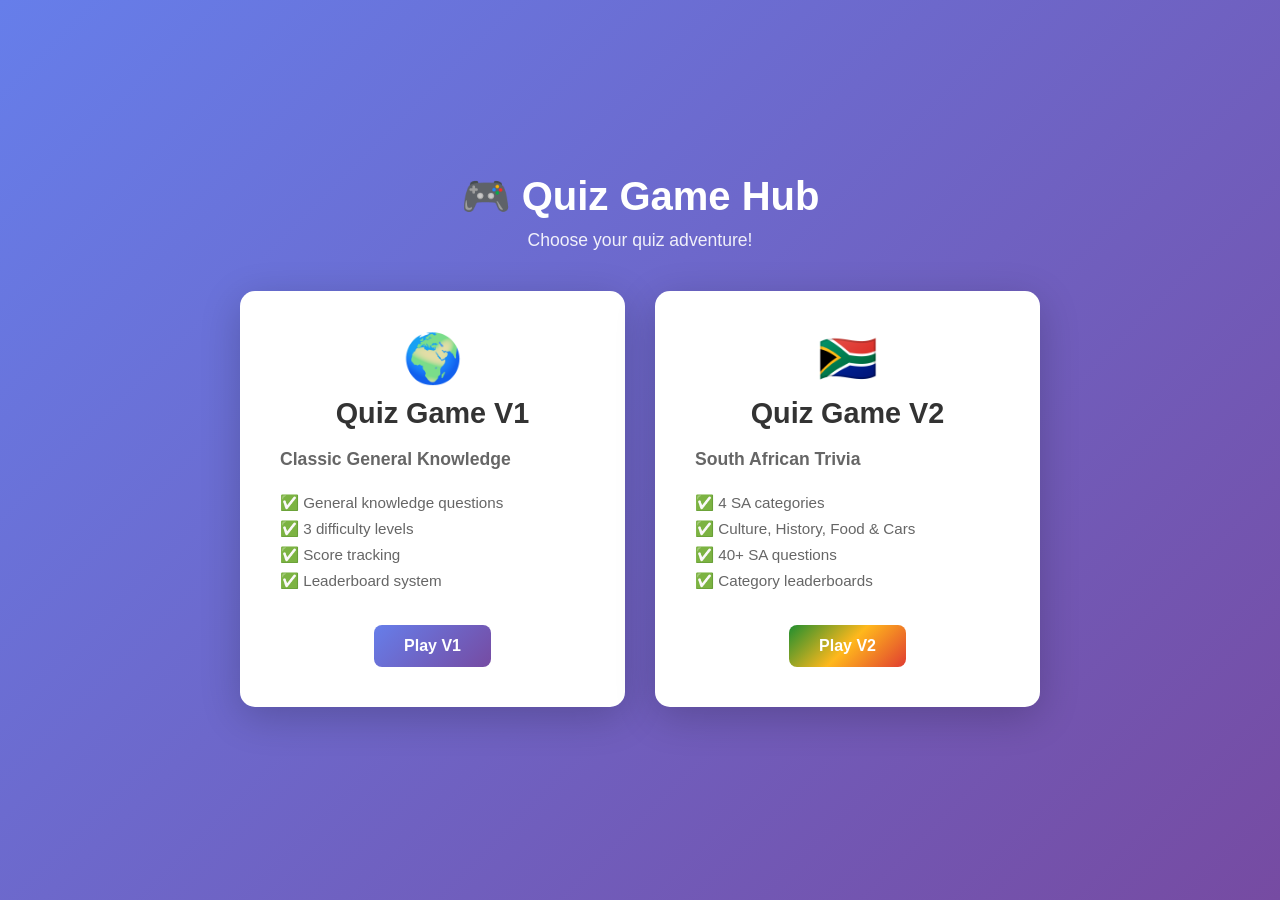
<file: index.html>
<!DOCTYPE html>
<html lang="en">
<head>
    <meta charset="UTF-8">
    <meta name="viewport" content="width=device-width, initial-scale=1.0">
    <title>Quiz Game - Choose Your Version</title>
    <style>
        * {
            margin: 0;
            padding: 0;
            box-sizing: border-box;
        }

        body {
            font-family: 'Segoe UI', Tahoma, Geneva, Verdana, sans-serif;
            background: linear-gradient(135deg, #667eea 0%, #764ba2 100%);
            min-height: 100vh;
            display: flex;
            justify-content: center;
            align-items: center;
            padding: 20px;
        }

        .container {
            width: 100%;
            max-width: 800px;
            text-align: center;
        }

        h1 {
            color: white;
            margin-bottom: 10px;
            font-size: 2.5em;
        }

        p {
            color: rgba(255, 255, 255, 0.9);
            margin-bottom: 40px;
            font-size: 1.1em;
        }

        .version-selector {
            display: grid;
            grid-template-columns: repeat(auto-fit, minmax(300px, 1fr));
            gap: 30px;
            margin-bottom: 20px;
        }

        .version-card {
            background: white;
            border-radius: 15px;
            padding: 40px;
            box-shadow: 0 10px 40px rgba(0, 0, 0, 0.2);
            transition: all 0.3s ease;
            text-decoration: none;
            color: #333;
        }

        .version-card:hover {
            transform: translateY(-10px);
            box-shadow: 0 20px 50px rgba(0, 0, 0, 0.3);
        }

        .version-card h2 {
            margin-bottom: 15px;
            color: #333;
            font-size: 1.8em;
        }

        .emoji {
            font-size: 3em;
            margin-bottom: 10px;
            display: block;
        }

        .version-card p {
            color: #666;
            margin-bottom: 20px;
            line-height: 1.6;
            text-align: left;
        }

        .features {
            text-align: left;
            margin: 20px 0;
            font-size: 0.95em;
            list-style: none;
        }

        .features li {
            margin: 8px 0;
            color: #666;
        }

        .btn {
            display: inline-block;
            background: linear-gradient(135deg, #667eea 0%, #764ba2 100%);
            color: white;
            padding: 12px 30px;
            border-radius: 8px;
            text-decoration: none;
            font-weight: bold;
            transition: all 0.3s ease;
            border: none;
            cursor: pointer;
            font-size: 1em;
            margin-top: 15px;
        }

        .btn:hover {
            transform: scale(1.05);
            box-shadow: 0 5px 20px rgba(0, 0, 0, 0.2);
        }

        .btn-v2 {
            background: linear-gradient(135deg, #1f8e2f 0%, #ffb81c 50%, #e03c31 100%);
        }

        @media (max-width: 600px) {
            h1 {
                font-size: 1.8em;
            }

            .version-card {
                padding: 25px;
            }

            .emoji {
                font-size: 2em;
            }
        }
    </style>
</head>
<body>
    <div class="container">
        <h1>🎮 Quiz Game Hub</h1>
        <p>Choose your quiz adventure!</p>

        <div class="version-selector">
            <!-- Version 1 -->
            <div class="version-card">
                <span class="emoji">🌍</span>
                <h2>Quiz Game V1</h2>
                <p><strong>Classic General Knowledge</strong></p>
                <ul class="features">
                    <li>✅ General knowledge questions</li>
                    <li>✅ 3 difficulty levels</li>
                    <li>✅ Score tracking</li>
                    <li>✅ Leaderboard system</li>
                </ul>
                <a href="index-old-v1.html" class="btn">Play V1</a>
            </div>

            <!-- Version 2 -->
            <div class="version-card">
                <span class="emoji">🇿🇦</span>
                <h2>Quiz Game V2</h2>
                <p><strong>South African Trivia</strong></p>
                <ul class="features">
                    <li>✅ 4 SA categories</li>
                    <li>✅ Culture, History, Food & Cars</li>
                    <li>✅ 40+ SA questions</li>
                    <li>✅ Category leaderboards</li>
                </ul>
                <a href="v2-index.html" class="btn btn-v2">Play V2</a>
            </div>
        </div>
    </div>
</body>
</html>
</file>
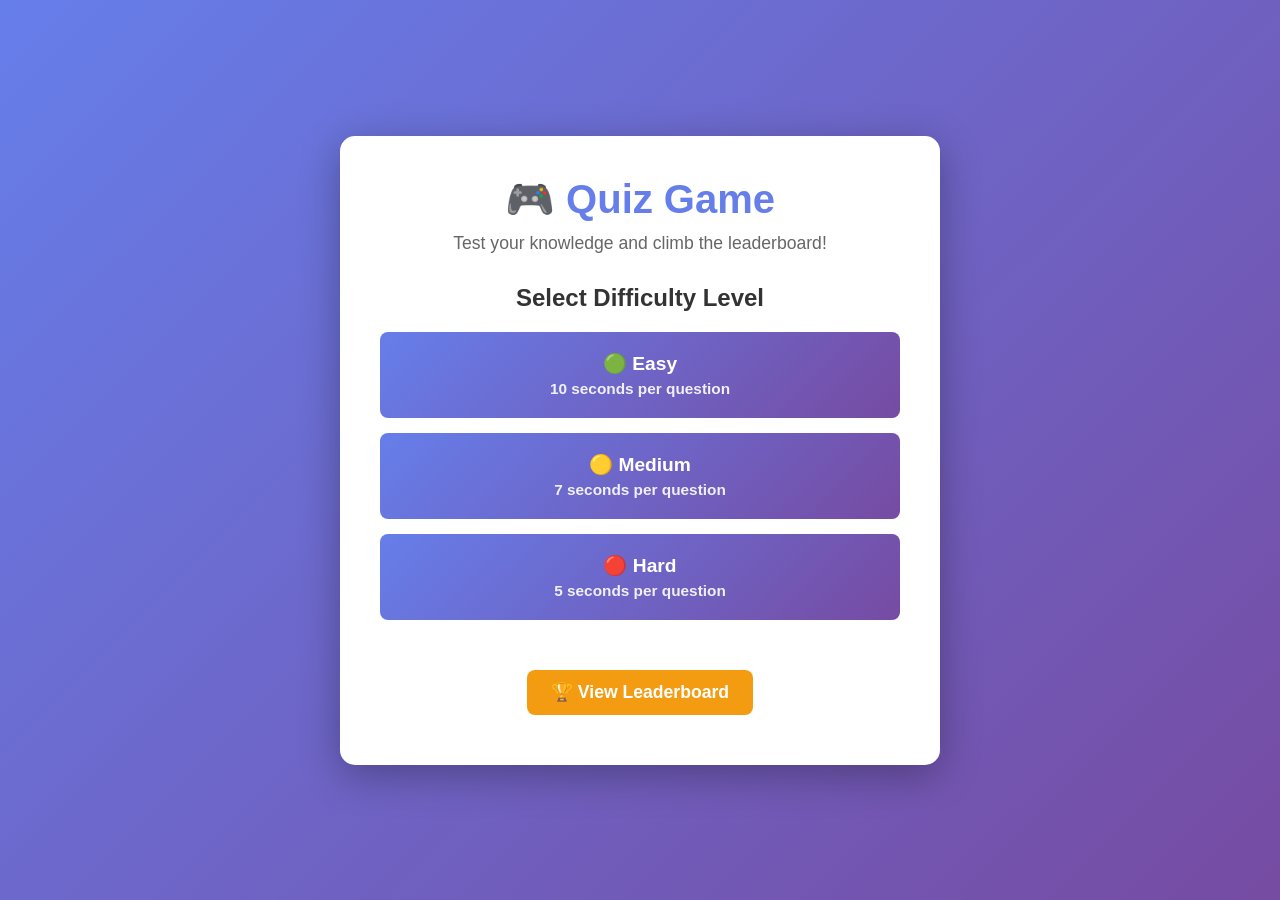
<file: index-old-v1.html>
<!DOCTYPE html>
<html lang="en">
<head>
    <meta charset="UTF-8">
    <meta name="viewport" content="width=device-width, initial-scale=1.0">
    <title>Quiz Game - Test Your Knowledge</title>
    <link rel="stylesheet" href="styles-v1.css">
</head>
<body>
    <div class="container">
        <!-- Home Screen -->
        <div id="homeScreen" class="screen active">
            <div class="content">
                <h1>🎮 Quiz Game</h1>
                <p>Test your knowledge and climb the leaderboard!</p>
                
                <div class="difficulty-selector">
                    <h2>Select Difficulty Level</h2>
                    <button class="btn btn-difficulty" onclick="startQuiz('easy')">
                        🟢 Easy
                        <span class="info">10 seconds per question</span>
                    </button>
                    <button class="btn btn-difficulty" onclick="startQuiz('medium')">
                        🟡 Medium
                        <span class="info">7 seconds per question</span>
                    </button>
                    <button class="btn btn-difficulty" onclick="startQuiz('hard')">
                        🔴 Hard
                        <span class="info">5 seconds per question</span>
                    </button>
                </div>

                <button class="btn btn-leaderboard" onclick="showLeaderboard()">
                    🏆 View Leaderboard
                </button>
            </div>
        </div>

        <!-- Quiz Screen -->
        <div id="quizScreen" class="screen">
            <div class="quiz-header">
                <div class="progress">
                    <span id="questionNumber">1</span> / <span id="totalQuestions">10</span>
                </div>
                <div class="score-box">
                    Score: <span id="currentScore">0</span>
                </div>
                <div class="timer" id="timer">10s</div>
            </div>

            <div class="quiz-content">
                <h2 id="questionText" class="question"></h2>

                <!-- Multiple Choice Answers -->
                <div id="multipleChoice" class="answers-container">
                    <!-- Generated dynamically -->
                </div>

                <!-- True/False Buttons -->
                <div id="trueFalse" class="answers-container" style="display: none;">
                    <button class="btn btn-answer" onclick="answerQuestion(true)">✓ True</button>
                    <button class="btn btn-answer" onclick="answerQuestion(false)">✗ False</button>
                </div>

                <!-- Text Input -->
                <div id="textInput" class="answers-container" style="display: none;">
                    <input type="text" id="textAnswer" placeholder="Type your answer..." onkeypress="handleTextInputKeypress(event)">
                    <button class="btn" onclick="submitTextAnswer()">Submit Answer</button>
                </div>

                <div class="difficulty-indicator">
                    Difficulty: <span id="difficultyIndicator">Easy</span>
                </div>
            </div>
        </div>

        <!-- Results Screen -->
        <div id="resultsScreen" class="screen">
            <div class="content results-content">
                <h1 id="resultTitle">Quiz Complete!</h1>
                <div class="results-stats">
                    <div class="stat">
                        <span class="label">Final Score</span>
                        <span class="value" id="finalScore">0</span>
                    </div>
                    <div class="stat">
                        <span class="label">Correct Answers</span>
                        <span class="value" id="correctCount">0</span>
                    </div>
                    <div class="stat">
                        <span class="label">Difficulty</span>
                        <span class="value" id="finalDifficulty">Easy</span>
                    </div>
                </div>

                <div class="name-input">
                    <input type="text" id="playerName" placeholder="Enter your name..." maxlength="20">
                    <button class="btn" onclick="saveScore()">Save & View Leaderboard</button>
                </div>

                <button class="btn btn-secondary" onclick="goHome()">← Back to Home</button>
            </div>
        </div>

        <!-- Leaderboard Screen -->
        <div id="leaderboardScreen" class="screen">
            <div class="content leaderboard-content">
                <h1>🏆 Leaderboard</h1>
                
                <div class="leaderboard-tabs">
                    <button class="tab-btn active" onclick="switchLeaderboardTab('all')">All Time</button>
                    <button class="tab-btn" onclick="switchLeaderboardTab('easy')">Easy</button>
                    <button class="tab-btn" onclick="switchLeaderboardTab('medium')">Medium</button>
                    <button class="tab-btn" onclick="switchLeaderboardTab('hard')">Hard</button>
                </div>

                <div id="leaderboardList" class="leaderboard-list">
                    <!-- Generated dynamically -->
                </div>

                <button class="btn btn-secondary" onclick="goHome()">← Back to Home</button>
            </div>
        </div>
    </div>

    <script src="app-v1.js"></script>
</body>
</html>
</file>
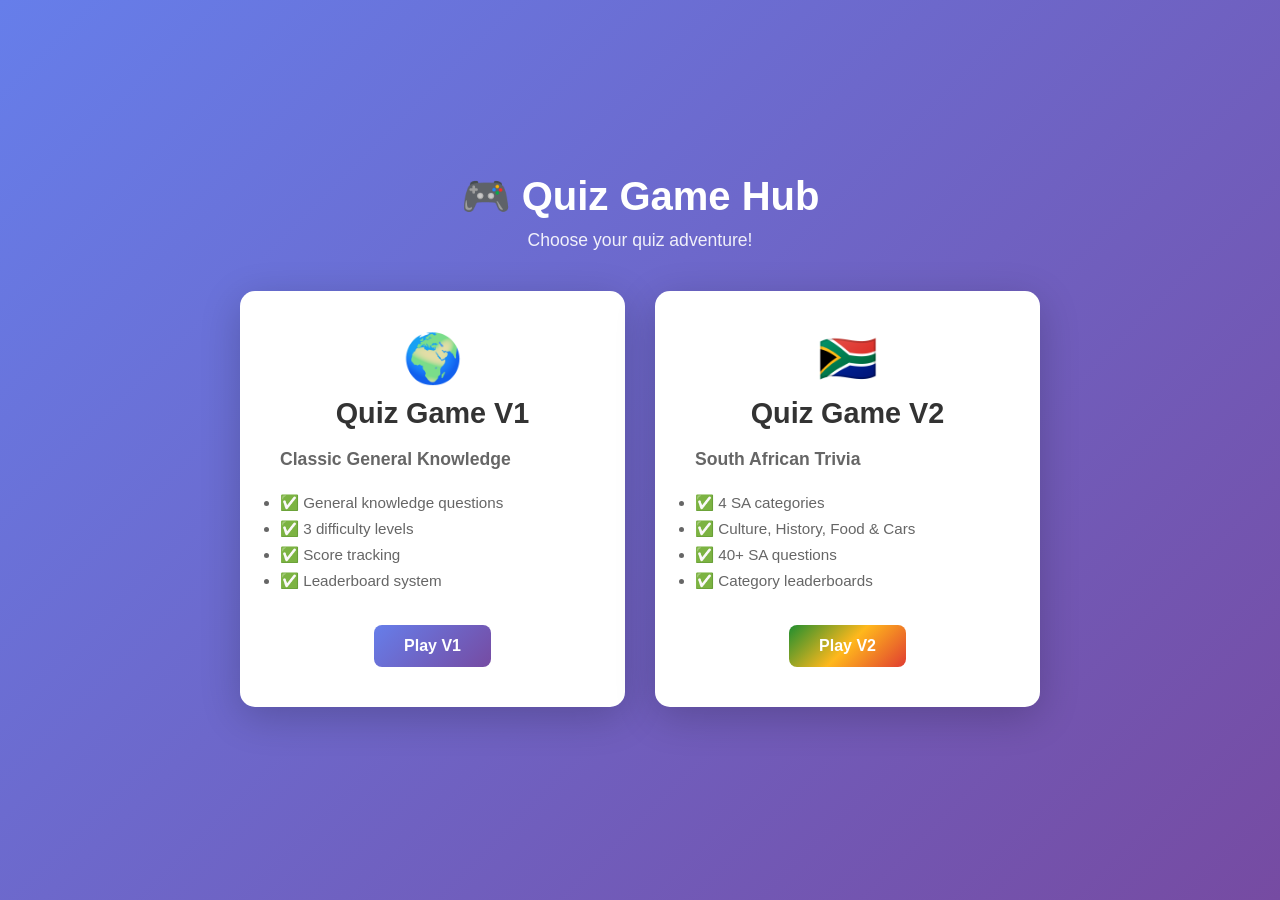
<file: index-v2.html>
<!DOCTYPE html>
<html lang="en">
<head>
    <meta charset="UTF-8">
    <meta name="viewport" content="width=device-width, initial-scale=1.0">
    <title>Quiz Game - Choose Your Version</title>
    <style>
        * {
            margin: 0;
            padding: 0;
            box-sizing: border-box;
        }

        body {
            font-family: 'Segoe UI', Tahoma, Geneva, Verdana, sans-serif;
            background: linear-gradient(135deg, #667eea 0%, #764ba2 100%);
            min-height: 100vh;
            display: flex;
            justify-content: center;
            align-items: center;
            padding: 20px;
        }

        .container {
            width: 100%;
            max-width: 800px;
            text-align: center;
        }

        h1 {
            color: white;
            margin-bottom: 10px;
            font-size: 2.5em;
        }

        p {
            color: rgba(255, 255, 255, 0.9);
            margin-bottom: 40px;
            font-size: 1.1em;
        }

        .version-selector {
            display: grid;
            grid-template-columns: repeat(auto-fit, minmax(300px, 1fr));
            gap: 30px;
            margin-bottom: 20px;
        }

        .version-card {
            background: white;
            border-radius: 15px;
            padding: 40px;
            box-shadow: 0 10px 40px rgba(0, 0, 0, 0.2);
            transition: all 0.3s ease;
            text-decoration: none;
            color: #333;
        }

        .version-card:hover {
            transform: translateY(-10px);
            box-shadow: 0 20px 50px rgba(0, 0, 0, 0.3);
        }

        .version-card h2 {
            margin-bottom: 15px;
            color: #333;
            font-size: 1.8em;
        }

        .emoji {
            font-size: 3em;
            margin-bottom: 10px;
            display: block;
        }

        .version-card p {
            color: #666;
            margin-bottom: 20px;
            line-height: 1.6;
            text-align: left;
        }

        .features {
            text-align: left;
            margin: 20px 0;
            font-size: 0.95em;
        }

        .features li {
            margin: 8px 0;
            color: #666;
        }

        .btn {
            display: inline-block;
            background: linear-gradient(135deg, #667eea 0%, #764ba2 100%);
            color: white;
            padding: 12px 30px;
            border-radius: 8px;
            text-decoration: none;
            font-weight: bold;
            transition: all 0.3s ease;
            border: none;
            cursor: pointer;
            font-size: 1em;
            margin-top: 15px;
        }

        .btn:hover {
            transform: scale(1.05);
            box-shadow: 0 5px 20px rgba(0, 0, 0, 0.2);
        }

        .btn-v2 {
            background: linear-gradient(135deg, #1f8e2f 0%, #ffb81c 50%, #e03c31 100%);
        }

        @media (max-width: 600px) {
            h1 {
                font-size: 1.8em;
            }

            .version-card {
                padding: 25px;
            }

            .emoji {
                font-size: 2em;
            }
        }
    </style>
</head>
<body>
    <div class="container">
        <h1>🎮 Quiz Game Hub</h1>
        <p>Choose your quiz adventure!</p>

        <div class="version-selector">
            <!-- Version 1 -->
            <div class="version-card">
                <span class="emoji">🌍</span>
                <h2>Quiz Game V1</h2>
                <p><strong>Classic General Knowledge</strong></p>
                <ul class="features">
                    <li>✅ General knowledge questions</li>
                    <li>✅ 3 difficulty levels</li>
                    <li>✅ Score tracking</li>
                    <li>✅ Leaderboard system</li>
                </ul>
                <a href="index.html" class="btn">Play V1</a>
            </div>

            <!-- Version 2 -->
            <div class="version-card">
                <span class="emoji">🇿🇦</span>
                <h2>Quiz Game V2</h2>
                <p><strong>South African Trivia</strong></p>
                <ul class="features">
                    <li>✅ 4 SA categories</li>
                    <li>✅ Culture, History, Food & Cars</li>
                    <li>✅ 40+ SA questions</li>
                    <li>✅ Category leaderboards</li>
                </ul>
                <a href="v2-index.html" class="btn btn-v2">Play V2</a>
            </div>
        </div>
    </div>
</body>
</html>
</file>
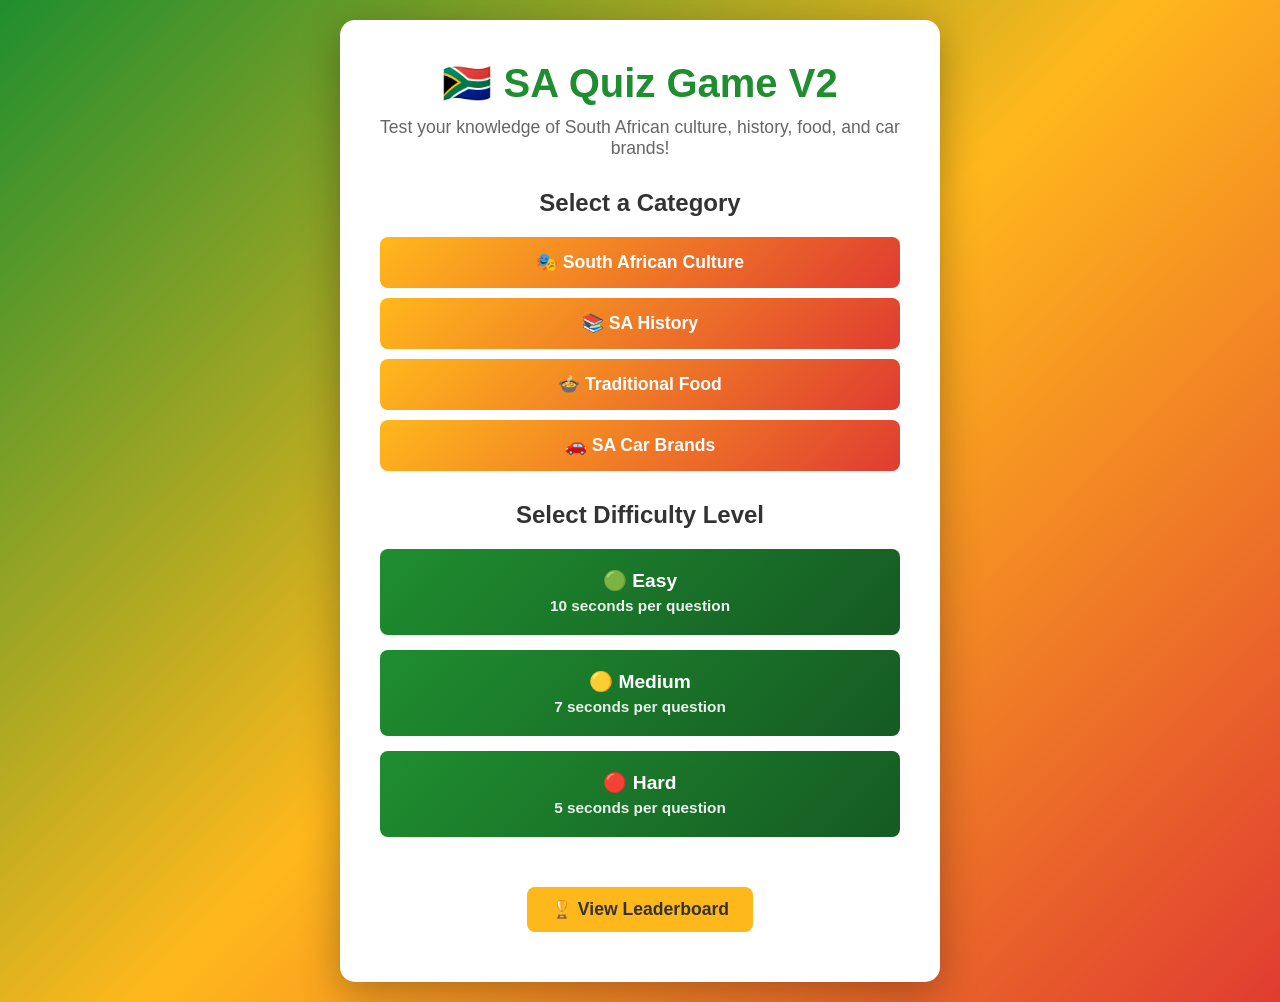
<file: v2-index.html>
<!DOCTYPE html>
<html lang="en">
<head>
    <meta charset="UTF-8">
    <meta name="viewport" content="width=device-width, initial-scale=1.0">
    <title>SA Quiz Game V2 - South African Trivia</title>
    <link rel="stylesheet" href="v2-styles.css">
</head>
<body>
    <div class="container">
        <!-- Home Screen -->
        <div id="homeScreen" class="screen active">
            <div class="content">
                <h1>🇿🇦 SA Quiz Game V2</h1>
                <p>Test your knowledge of South African culture, history, food, and car brands!</p>
                
                <div class="category-selector">
                    <h2>Select a Category</h2>
                    <button class="btn btn-category" onclick="selectCategory('culture')">
                        🎭 South African Culture
                    </button>
                    <button class="btn btn-category" onclick="selectCategory('history')">
                        📚 SA History
                    </button>
                    <button class="btn btn-category" onclick="selectCategory('food')">
                        🍲 Traditional Food
                    </button>
                    <button class="btn btn-category" onclick="selectCategory('cars')">
                        🚗 SA Car Brands
                    </button>
                </div>

                <div class="difficulty-selector">
                    <h2>Select Difficulty Level</h2>
                    <button class="btn btn-difficulty" onclick="startQuiz('easy')">
                        🟢 Easy
                        <span class="info">10 seconds per question</span>
                    </button>
                    <button class="btn btn-difficulty" onclick="startQuiz('medium')">
                        🟡 Medium
                        <span class="info">7 seconds per question</span>
                    </button>
                    <button class="btn btn-difficulty" onclick="startQuiz('hard')">
                        🔴 Hard
                        <span class="info">5 seconds per question</span>
                    </button>
                </div>

                <button class="btn btn-leaderboard" onclick="showLeaderboard()">
                    🏆 View Leaderboard
                </button>
            </div>
        </div>

        <!-- Quiz Screen -->
        <div id="quizScreen" class="screen">
            <div class="quiz-header">
                <div class="progress">
                    <span id="questionNumber">1</span> / <span id="totalQuestions">10</span>
                </div>
                <div class="score-box">
                    Score: <span id="currentScore">0</span>
                </div>
                <div class="timer" id="timer">10s</div>
            </div>

            <div class="quiz-content">
                <div class="category-tag" id="categoryTag"></div>
                <h2 id="questionText" class="question"></h2>

                <!-- Multiple Choice Answers -->
                <div id="multipleChoice" class="answers-container">
                    <!-- Generated dynamically -->
                </div>

                <!-- True/False Buttons -->
                <div id="trueFalse" class="answers-container" style="display: none;">
                    <button class="btn btn-answer" onclick="answerQuestion(true)">✓ True</button>
                    <button class="btn btn-answer" onclick="answerQuestion(false)">✗ False</button>
                </div>

                <!-- Text Input -->
                <div id="textInput" class="answers-container" style="display: none;">
                    <input type="text" id="textAnswer" placeholder="Type your answer..." onkeypress="handleTextInputKeypress(event)">
                    <button class="btn" onclick="submitTextAnswer()">Submit Answer</button>
                </div>

                <div class="difficulty-indicator">
                    Difficulty: <span id="difficultyIndicator">Easy</span> | Category: <span id="categoryIndicator">Culture</span>
                </div>
            </div>
        </div>

        <!-- Results Screen -->
        <div id="resultsScreen" class="screen">
            <div class="content results-content">
                <h1 id="resultTitle">Quiz Complete!</h1>
                <div class="results-stats">
                    <div class="stat">
                        <span class="label">Final Score</span>
                        <span class="value" id="finalScore">0</span>
                    </div>
                    <div class="stat">
                        <span class="label">Correct Answers</span>
                        <span class="value" id="correctCount">0</span>
                    </div>
                    <div class="stat">
                        <span class="label">Difficulty</span>
                        <span class="value" id="finalDifficulty">Easy</span>
                    </div>
                </div>

                <div class="name-input">
                    <input type="text" id="playerName" placeholder="Enter your name..." maxlength="20">
                    <button class="btn" onclick="saveScore()">Save & View Leaderboard</button>
                </div>

                <button class="btn btn-secondary" onclick="goHome()">← Back to Home</button>
            </div>
        </div>

        <!-- Leaderboard Screen -->
        <div id="leaderboardScreen" class="screen">
            <div class="content leaderboard-content">
                <h1>🏆 Leaderboard</h1>
                
                <div class="leaderboard-tabs">
                    <button class="tab-btn active" onclick="switchLeaderboardTab('all')">All Time</button>
                    <button class="tab-btn" onclick="switchLeaderboardTab('culture')">Culture</button>
                    <button class="tab-btn" onclick="switchLeaderboardTab('history')">History</button>
                    <button class="tab-btn" onclick="switchLeaderboardTab('food')">Food</button>
                    <button class="tab-btn" onclick="switchLeaderboardTab('cars')">Cars</button>
                </div>

                <div id="leaderboardList" class="leaderboard-list">
                    <!-- Generated dynamically -->
                </div>

                <button class="btn btn-secondary" onclick="goHome()">← Back to Home</button>
            </div>
        </div>
    </div>

    <script src="v2-app.js"></script>
</body>
</html>
</file>
<file: styles-v1.css>
* {
    margin: 0;
    padding: 0;
    box-sizing: border-box;
}

body {
    font-family: 'Segoe UI', Tahoma, Geneva, Verdana, sans-serif;
    background: linear-gradient(135deg, #667eea 0%, #764ba2 100%);
    min-height: 100vh;
    display: flex;
    justify-content: center;
    align-items: center;
    padding: 20px;
}

.container {
    width: 100%;
    max-width: 600px;
}

.screen {
    background: white;
    border-radius: 15px;
    box-shadow: 0 10px 40px rgba(0, 0, 0, 0.3);
    padding: 40px;
    display: none;
    animation: fadeIn 0.3s ease-in;
}

.screen.active {
    display: block;
}

@keyframes fadeIn {
    from {
        opacity: 0;
        transform: translateY(10px);
    }
    to {
        opacity: 1;
        transform: translateY(0);
    }
}

.content {
    text-align: center;
}

h1 {
    color: #667eea;
    margin-bottom: 10px;
    font-size: 2.5em;
}

h2 {
    color: #333;
    margin-bottom: 20px;
    font-size: 1.5em;
}

p {
    color: #666;
    margin-bottom: 30px;
    font-size: 1.1em;
}

.btn {
    background: #667eea;
    color: white;
    border: none;
    padding: 12px 24px;
    border-radius: 8px;
    font-size: 1em;
    cursor: pointer;
    transition: all 0.3s ease;
    margin: 10px;
}

.btn:hover {
    background: #764ba2;
    transform: translateY(-2px);
    box-shadow: 0 5px 20px rgba(0, 0, 0, 0.2);
}

.btn:active {
    transform: translateY(0);
}

.btn-difficulty {
    display: block;
    width: 100%;
    padding: 20px;
    margin: 15px 0;
    background: linear-gradient(135deg, #667eea 0%, #764ba2 100%);
    font-size: 1.2em;
    font-weight: bold;
}

.btn-difficulty .info {
    display: block;
    font-size: 0.8em;
    margin-top: 5px;
    opacity: 0.9;
}

.btn-leaderboard {
    background: #f39c12;
    font-size: 1.1em;
    font-weight: bold;
    margin-top: 20px;
}

.btn-leaderboard:hover {
    background: #e67e22;
}

.btn-secondary {
    background: #95a5a6;
}

.btn-secondary:hover {
    background: #7f8c8d;
}

.btn-answer {
    width: 100%;
    text-align: left;
    padding: 15px;
    margin: 10px 0;
    background: #ecf0f1;
    color: #333;
    font-weight: 500;
    border-radius: 8px;
    transition: all 0.2s ease;
}

.btn-answer:hover {
    background: #667eea;
    color: white;
    transform: translateX(5px);
}

.btn-answer.correct {
    background: #27ae60;
    color: white;
}

.btn-answer.incorrect {
    background: #e74c3c;
    color: white;
}

.difficulty-selector {
    margin: 30px 0;
}

.quiz-header {
    display: flex;
    justify-content: space-between;
    align-items: center;
    margin-bottom: 30px;
    padding-bottom: 20px;
    border-bottom: 2px solid #ecf0f1;
}

.progress {
    font-size: 1.1em;
    color: #666;
    font-weight: 600;
}

.score-box {
    font-size: 1.1em;
    color: #667eea;
    font-weight: bold;
}

.timer {
    font-size: 1.5em;
    font-weight: bold;
    color: #e74c3c;
    padding: 10px 15px;
    background: #ffe0e0;
    border-radius: 8px;
    min-width: 80px;
    text-align: center;
}

.timer.warning {
    animation: pulse 0.5s infinite;
}

@keyframes pulse {
    0%, 100% {
        transform: scale(1);
    }
    50% {
        transform: scale(1.1);
    }
}

.quiz-content {
    margin: 20px 0;
}

.question {
    color: #333;
    margin-bottom: 30px;
    font-size: 1.4em;
    line-height: 1.6;
}

.answers-container {
    margin: 20px 0;
}

input[type="text"] {
    width: 100%;
    padding: 12px;
    border: 2px solid #ecf0f1;
    border-radius: 8px;
    font-size: 1em;
    margin-bottom: 10px;
    transition: border-color 0.3s ease;
}

input[type="text"]:focus {
    outline: none;
    border-color: #667eea;
}

.difficulty-indicator {
    margin-top: 20px;
    color: #999;
    font-size: 0.9em;
}

.results-content {
    text-align: center;
}

.results-stats {
    display: grid;
    grid-template-columns: repeat(3, 1fr);
    gap: 20px;
    margin: 30px 0;
    padding: 20px;
    background: #f8f9fa;
    border-radius: 10px;
}

.stat {
    display: flex;
    flex-direction: column;
}

.stat .label {
    color: #666;
    font-size: 0.9em;
    margin-bottom: 5px;
}

.stat .value {
    color: #667eea;
    font-size: 2em;
    font-weight: bold;
}

.name-input {
    margin: 20px 0;
}

.name-input input {
    width: 100%;
    padding: 12px;
    border: 2px solid #ecf0f1;
    border-radius: 8px;
    font-size: 1em;
    margin-bottom: 10px;
}

.name-input input:focus {
    outline: none;
    border-color: #667eea;
}

.leaderboard-content {
    text-align: center;
}

.leaderboard-tabs {
    display: flex;
    justify-content: center;
    gap: 10px;
    margin: 20px 0;
    flex-wrap: wrap;
}

.tab-btn {
    background: #ecf0f1;
    color: #333;
    border: none;
    padding: 8px 16px;
    border-radius: 20px;
    cursor: pointer;
    transition: all 0.3s ease;
    font-weight: 500;
}

.tab-btn.active {
    background: #667eea;
    color: white;
}

.tab-btn:hover {
    background: #667eea;
    color: white;
}

.leaderboard-list {
    text-align: left;
    margin: 20px 0;
}

.leaderboard-item {
    display: flex;
    justify-content: space-between;
    align-items: center;
    padding: 15px;
    margin: 10px 0;
    background: #f8f9fa;
    border-radius: 8px;
    border-left: 4px solid #667eea;
}

.leaderboard-item.rank-1 {
    border-left-color: #f39c12;
    background: #fffbf0;
}

.leaderboard-item.rank-2 {
    border-left-color: #95a5a6;
    background: #f8f9fa;
}

.leaderboard-item.rank-3 {
    border-left-color: #cd7f32;
    background: #f8f9fa;
}

.rank-badge {
    display: inline-flex;
    align-items: center;
    justify-content: center;
    width: 40px;
    height: 40px;
    border-radius: 50%;
    background: #667eea;
    color: white;
    font-weight: bold;
    margin-right: 15px;
    font-size: 1.2em;
}

.leaderboard-item.rank-1 .rank-badge {
    background: #f39c12;
}

.leaderboard-item.rank-2 .rank-badge {
    background: #95a5a6;
}

.leaderboard-item.rank-3 .rank-badge {
    background: #cd7f32;
}

.player-info {
    flex: 1;
}

.player-name {
    font-weight: bold;
    color: #333;
    font-size: 1.1em;
}

.player-meta {
    color: #999;
    font-size: 0.85em;
}

.player-score {
    font-size: 1.5em;
    font-weight: bold;
    color: #667eea;
}

.empty-message {
    text-align: center;
    padding: 40px 20px;
    color: #999;
}

@media (max-width: 600px) {
    .screen {
        padding: 20px;
    }

    h1 {
        font-size: 2em;
    }

    .quiz-header {
        flex-direction: column;
        gap: 10px;
    }

    .results-stats {
        grid-template-columns: 1fr;
    }

    .leaderboard-item {
        flex-direction: column;
        text-align: center;
        align-items: flex-start;
    }

    .rank-badge {
        align-self: center;
        margin-right: 0;
        margin-bottom: 10px;
    }

    .player-score {
        align-self: center;
        margin-top: 10px;
    }
}
</file>
<file: v2-styles.css>
* {
    margin: 0;
    padding: 0;
    box-sizing: border-box;
}

body {
    font-family: 'Segoe UI', Tahoma, Geneva, Verdana, sans-serif;
    background: linear-gradient(135deg, #1f8e2f 0%, #ffb81c 50%, #e03c31 100%);
    min-height: 100vh;
    display: flex;
    justify-content: center;
    align-items: center;
    padding: 20px;
}

.container {
    width: 100%;
    max-width: 600px;
}

.screen {
    background: white;
    border-radius: 15px;
    box-shadow: 0 10px 40px rgba(0, 0, 0, 0.3);
    padding: 40px;
    display: none;
    animation: fadeIn 0.3s ease-in;
}

.screen.active {
    display: block;
}

@keyframes fadeIn {
    from {
        opacity: 0;
        transform: translateY(10px);
    }
    to {
        opacity: 1;
        transform: translateY(0);
    }
}

.content {
    text-align: center;
}

h1 {
    color: #1f8e2f;
    margin-bottom: 10px;
    font-size: 2.5em;
}

h2 {
    color: #333;
    margin-bottom: 20px;
    font-size: 1.5em;
}

p {
    color: #666;
    margin-bottom: 30px;
    font-size: 1.1em;
}

/* Buttons */
.btn {
    background: #1f8e2f;
    color: white;
    border: none;
    padding: 12px 24px;
    border-radius: 8px;
    font-size: 1em;
    cursor: pointer;
    transition: all 0.3s ease;
    margin: 10px;
}

.btn:hover {
    background: #155a23;
    transform: translateY(-2px);
    box-shadow: 0 5px 20px rgba(0, 0, 0, 0.2);
}

.btn:active {
    transform: translateY(0);
}

.btn-category {
    display: block;
    width: 100%;
    padding: 15px;
    margin: 10px 0;
    background: linear-gradient(135deg, #ffb81c 0%, #e03c31 100%);
    font-size: 1.1em;
    font-weight: bold;
}

.btn-category:hover {
    background: linear-gradient(135deg, #ff9f00 0%, #d63028 100%);
}

.btn-difficulty {
    display: block;
    width: 100%;
    padding: 20px;
    margin: 15px 0;
    background: linear-gradient(135deg, #1f8e2f 0%, #155a23 100%);
    font-size: 1.2em;
    font-weight: bold;
}

.btn-difficulty .info {
    display: block;
    font-size: 0.8em;
    margin-top: 5px;
    opacity: 0.9;
}

.btn-leaderboard {
    background: #ffb81c;
    color: #333;
    font-size: 1.1em;
    font-weight: bold;
    margin-top: 20px;
}

.btn-leaderboard:hover {
    background: #ff9f00;
    color: #000;
}

.btn-secondary {
    background: #95a5a6;
}

.btn-secondary:hover {
    background: #7f8c8d;
}

.btn-answer {
    width: 100%;
    text-align: left;
    padding: 15px;
    margin: 10px 0;
    background: #ecf0f1;
    color: #333;
    font-weight: 500;
    border-radius: 8px;
    transition: all 0.2s ease;
}

.btn-answer:hover {
    background: #1f8e2f;
    color: white;
    transform: translateX(5px);
}

.btn-answer.correct {
    background: #27ae60;
    color: white;
}

.btn-answer.incorrect {
    background: #e74c3c;
    color: white;
}

/* Category Selector */
.category-selector {
    margin: 20px 0;
}

/* Difficulty Selector */
.difficulty-selector {
    margin: 30px 0;
}

/* Category Tag */
.category-tag {
    display: inline-block;
    background: linear-gradient(135deg, #ffb81c 0%, #e03c31 100%);
    color: #333;
    padding: 8px 16px;
    border-radius: 20px;
    font-weight: bold;
    margin-bottom: 15px;
    font-size: 0.9em;
}

/* Quiz Header */
.quiz-header {
    display: flex;
    justify-content: space-between;
    align-items: center;
    margin-bottom: 30px;
    padding-bottom: 20px;
    border-bottom: 2px solid #ecf0f1;
}

.progress {
    font-size: 1.1em;
    color: #666;
    font-weight: 600;
}

.score-box {
    font-size: 1.1em;
    color: #1f8e2f;
    font-weight: bold;
}

.timer {
    font-size: 1.5em;
    font-weight: bold;
    color: #e74c3c;
    padding: 10px 15px;
    background: #ffe0e0;
    border-radius: 8px;
    min-width: 80px;
    text-align: center;
}

.timer.warning {
    animation: pulse 0.5s infinite;
}

@keyframes pulse {
    0%, 100% {
        transform: scale(1);
    }
    50% {
        transform: scale(1.1);
    }
}

/* Quiz Content */
.quiz-content {
    margin: 20px 0;
}

.question {
    color: #333;
    margin-bottom: 30px;
    font-size: 1.4em;
    line-height: 1.6;
}

.answers-container {
    margin: 20px 0;
}

input[type="text"] {
    width: 100%;
    padding: 12px;
    border: 2px solid #ecf0f1;
    border-radius: 8px;
    font-size: 1em;
    margin-bottom: 10px;
    transition: border-color 0.3s ease;
}

input[type="text"]:focus {
    outline: none;
    border-color: #1f8e2f;
}

.difficulty-indicator {
    margin-top: 20px;
    color: #999;
    font-size: 0.9em;
}

/* Results Screen */
.results-content {
    text-align: center;
}

.results-stats {
    display: grid;
    grid-template-columns: repeat(3, 1fr);
    gap: 20px;
    margin: 30px 0;
    padding: 20px;
    background: #f8f9fa;
    border-radius: 10px;
}

.stat {
    display: flex;
    flex-direction: column;
}

.stat .label {
    color: #666;
    font-size: 0.9em;
    margin-bottom: 5px;
}

.stat .value {
    color: #1f8e2f;
    font-size: 2em;
    font-weight: bold;
}

.name-input {
    margin: 20px 0;
}

.name-input input {
    width: 100%;
    padding: 12px;
    border: 2px solid #ecf0f1;
    border-radius: 8px;
    font-size: 1em;
    margin-bottom: 10px;
}

.name-input input:focus {
    outline: none;
    border-color: #1f8e2f;
}

/* Leaderboard */
.leaderboard-content {
    text-align: center;
}

.leaderboard-tabs {
    display: flex;
    justify-content: center;
    gap: 10px;
    margin: 20px 0;
    flex-wrap: wrap;
}

.tab-btn {
    background: #ecf0f1;
    color: #333;
    border: none;
    padding: 8px 16px;
    border-radius: 20px;
    cursor: pointer;
    transition: all 0.3s ease;
    font-weight: 500;
}

.tab-btn.active {
    background: #1f8e2f;
    color: white;
}

.tab-btn:hover {
    background: #1f8e2f;
    color: white;
}

.leaderboard-list {
    text-align: left;
    margin: 20px 0;
}

.leaderboard-item {
    display: flex;
    justify-content: space-between;
    align-items: center;
    padding: 15px;
    margin: 10px 0;
    background: #f8f9fa;
    border-radius: 8px;
    border-left: 4px solid #1f8e2f;
}

.leaderboard-item.rank-1 {
    border-left-color: #ffb81c;
    background: #fffbf0;
}

.leaderboard-item.rank-2 {
    border-left-color: #95a5a6;
    background: #f8f9fa;
}

.leaderboard-item.rank-3 {
    border-left-color: #cd7f32;
    background: #f8f9fa;
}

.rank-badge {
    display: inline-flex;
    align-items: center;
    justify-content: center;
    width: 40px;
    height: 40px;
    border-radius: 50%;
    background: #1f8e2f;
    color: white;
    font-weight: bold;
    margin-right: 15px;
    font-size: 1.2em;
}

.leaderboard-item.rank-1 .rank-badge {
    background: #ffb81c;
    color: #333;
}

.leaderboard-item.rank-2 .rank-badge {
    background: #95a5a6;
}

.leaderboard-item.rank-3 .rank-badge {
    background: #cd7f32;
}

.player-info {
    flex: 1;
}

.player-name {
    font-weight: bold;
    color: #333;
    font-size: 1.1em;
}

.player-meta {
    color: #999;
    font-size: 0.85em;
}

.player-score {
    font-size: 1.5em;
    font-weight: bold;
    color: #1f8e2f;
}

.empty-message {
    text-align: center;
    padding: 40px 20px;
    color: #999;
}

/* Responsive Design */
@media (max-width: 600px) {
    .screen {
        padding: 20px;
    }

    h1 {
        font-size: 2em;
    }

    .quiz-header {
        flex-direction: column;
        gap: 10px;
    }

    .results-stats {
        grid-template-columns: 1fr;
    }

    .leaderboard-item {
        flex-direction: column;
        text-align: center;
        align-items: flex-start;
    }

    .rank-badge {
        align-self: center;
        margin-right: 0;
        margin-bottom: 10px;
    }

    .player-score {
        align-self: center;
        margin-top: 10px;
    }
}
</file>
